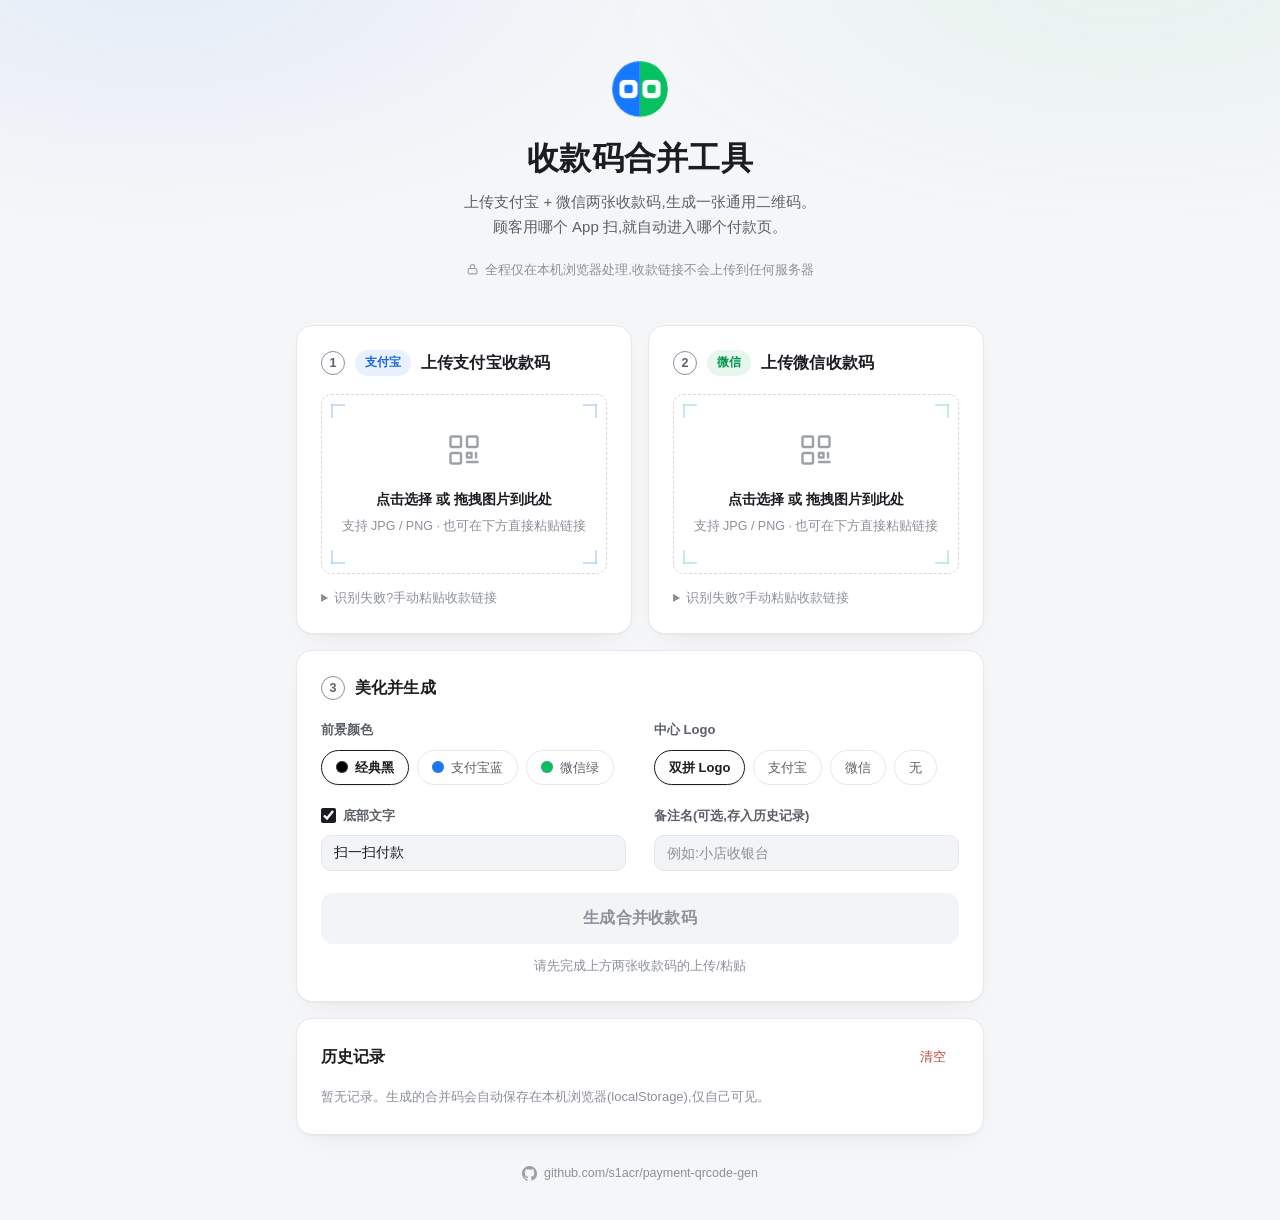
<file: index.html>
<!DOCTYPE html>
<html lang="zh-CN">
<head>
<meta charset="UTF-8">
<meta name="viewport" content="width=device-width, initial-scale=1, viewport-fit=cover">
<title>收款码合并工具 - 支付宝微信收款码合并成一个二维码,扫码自动跳转付款</title>
<meta name="description" content="将支付宝收款码和微信收款码在线合并成一张通用收款二维码:顾客用哪个 App 扫,就自动进入哪个付款页。纯浏览器本地处理,收款链接不上传任何服务器,免费免注册,支持美化并下载 PNG 打印。">
<meta name="robots" content="index,follow">
<meta name="theme-color" content="#f5f6f8" media="(prefers-color-scheme: light)">
<meta name="theme-color" content="#121317" media="(prefers-color-scheme: dark)">
<meta property="og:type" content="website">
<meta property="og:site_name" content="收款码合并工具">
<meta property="og:title" content="收款码合并工具 - 支付宝微信收款码合并成一个二维码">
<meta property="og:description" content="顾客用哪个 App 扫,就自动进入哪个付款页。纯浏览器本地处理,收款链接不上传。">
<meta property="og:locale" content="zh_CN">
<meta name="twitter:card" content="summary">
<meta name="twitter:title" content="收款码合并工具 - 支付宝微信收款码合并成一个二维码">
<meta name="twitter:description" content="顾客用哪个 App 扫,就自动进入哪个付款页。纯浏览器本地处理,收款链接不上传。">
<script type="application/ld+json">
{
  "@context": "https://schema.org",
  "@type": "WebApplication",
  "name": "收款码合并工具",
  "applicationCategory": "UtilitiesApplication",
  "operatingSystem": "Any",
  "codeRepository": "https://github.com/s1acr/payment-qrcode-gen",
  "description": "将支付宝收款码和微信收款码合并成一张通用收款二维码,扫码自动识别并跳转对应付款页,纯浏览器本地处理。",
  "offers": { "@type": "Offer", "price": "0", "priceCurrency": "CNY" },
  "featureList": [
    "支付宝与微信收款码合并为一个二维码",
    "扫码自动识别支付宝 / 微信并跳转对应付款页",
    "纯浏览器本地处理,收款链接不上传",
    "前景颜色、中心 Logo、底部文字美化",
    "本地历史记录,可随时重新生成下载"
  ]
}
</script>
<link rel="icon" href="data:image/svg+xml,%3Csvg xmlns='http://www.w3.org/2000/svg' viewBox='0 0 96 96'%3E%3Cpath d='M48 2a46 46 0 0 0 0 92z' fill='%231677ff'/%3E%3Cpath d='M48 2a46 46 0 0 1 0 92z' fill='%2307c160'/%3E%3Crect x='14' y='33' width='30' height='30' rx='8' fill='%23fff'/%3E%3Crect x='52' y='33' width='30' height='30' rx='8' fill='%23fff'/%3E%3Crect x='22' y='41' width='14' height='14' rx='4' fill='%231677ff'/%3E%3Crect x='60' y='41' width='14' height='14' rx='4' fill='%2307c160'/%3E%3C/svg%3E">
<link rel="stylesheet" href="css/style.css">
</head>
<body>

<div class="banner" id="file-banner" hidden>
  当前通过 <code>file://</code> 直接打开,合并码将无法扫码使用。请通过本地服务器访问(见 README:<code>npx http-server</code>)或部署后使用。
</div>

<header class="hero">
  <div class="hero-logo">
    <svg viewBox="0 0 96 96" width="58" height="58" aria-hidden="true">
      <path class="half-l" d="M48 2a46 46 0 0 0 0 92z" fill="#1677ff"/>
      <path class="half-r" d="M48 2a46 46 0 0 1 0 92z" fill="#07c160"/>
      <g class="eyes">
        <rect x="14" y="33" width="30" height="30" rx="8" fill="#fff"/>
        <rect x="52" y="33" width="30" height="30" rx="8" fill="#fff"/>
        <rect x="22" y="41" width="14" height="14" rx="4" fill="#1677ff"/>
        <rect x="60" y="41" width="14" height="14" rx="4" fill="#07c160"/>
      </g>
    </svg>
  </div>
  <h1>收款码合并工具</h1>
  <p class="subtitle">上传支付宝 + 微信两张收款码,生成一张通用二维码。<br>顾客用哪个 App 扫,就自动进入哪个付款页。</p>
  <div class="privacy-note"><svg viewBox="0 0 24 24" width="13" height="13" fill="none" stroke="currentColor" stroke-width="2" stroke-linecap="round" stroke-linejoin="round" aria-hidden="true"><rect x="4" y="10" width="16" height="10" rx="2"/><path d="M8 10V7a4 4 0 0 1 8 0v3"/></svg>全程仅在本机浏览器处理,收款链接不会上传到任何服务器</div>
</header>

<main class="container">

  <!-- 步骤 1&2:上传两张收款码 -->
  <section class="upload-grid">

    <div class="card upload-card accent-alipay" id="card-alipay">
      <div class="card-head">
        <span class="step">1</span>
        <span class="badge badge-alipay">支付宝</span>
        <h2>上传支付宝收款码</h2>
      </div>
      <div class="dropzone" id="drop-alipay">
        <input type="file" id="file-alipay" accept="image/*" hidden>
        <div class="dz-empty" id="empty-alipay">
          <svg viewBox="0 0 24 24" width="36" height="36" fill="none" stroke="currentColor" stroke-width="1.6" stroke-linecap="round" stroke-linejoin="round"><rect x="3" y="3" width="7" height="7" rx="1"/><rect x="14" y="3" width="7" height="7" rx="1"/><rect x="3" y="14" width="7" height="7" rx="1"/><path d="M14 14h3v3h-3zM20 14v3M14 20h7"/></svg>
          <p>点击选择 或 拖拽图片到此处</p>
          <span>支持 JPG / PNG · 也可在下方直接粘贴链接</span>
        </div>
        <div class="dz-loading" id="loading-alipay" hidden>
          <div class="spinner"></div>
          <p>正在识别二维码…</p>
        </div>
        <div class="dz-done" id="done-alipay" hidden>
          <img id="preview-alipay" alt="收款码预览">
          <div class="url-line">
            <span class="type-badge" id="type-alipay"></span>
            <code id="url-alipay" title=""></code>
          </div>
          <button type="button" class="btn btn-small" id="reset-alipay">重新选择</button>
        </div>
      </div>
      <details class="manual">
        <summary>识别失败?手动粘贴收款链接</summary>
        <div class="manual-row">
          <input type="text" id="manual-alipay" placeholder="https://qr.alipay.com/… 或 alipays://…" spellcheck="false">
          <button type="button" class="btn btn-small" id="manual-ok-alipay">确定</button>
        </div>
      </details>
    </div>

    <div class="card upload-card accent-wechat" id="card-wechat">
      <div class="card-head">
        <span class="step">2</span>
        <span class="badge badge-wechat">微信</span>
        <h2>上传微信收款码</h2>
      </div>
      <div class="dropzone" id="drop-wechat">
        <input type="file" id="file-wechat" accept="image/*" hidden>
        <div class="dz-empty" id="empty-wechat">
          <svg viewBox="0 0 24 24" width="36" height="36" fill="none" stroke="currentColor" stroke-width="1.6" stroke-linecap="round" stroke-linejoin="round"><rect x="3" y="3" width="7" height="7" rx="1"/><rect x="14" y="3" width="7" height="7" rx="1"/><rect x="3" y="14" width="7" height="7" rx="1"/><path d="M14 14h3v3h-3zM20 14v3M14 20h7"/></svg>
          <p>点击选择 或 拖拽图片到此处</p>
          <span>支持 JPG / PNG · 也可在下方直接粘贴链接</span>
        </div>
        <div class="dz-loading" id="loading-wechat" hidden>
          <div class="spinner"></div>
          <p>正在识别二维码…</p>
        </div>
        <div class="dz-done" id="done-wechat" hidden>
          <img id="preview-wechat" alt="收款码预览">
          <div class="url-line">
            <span class="type-badge" id="type-wechat"></span>
            <code id="url-wechat" title=""></code>
          </div>
          <button type="button" class="btn btn-small" id="reset-wechat">重新选择</button>
        </div>
      </div>
      <details class="manual">
        <summary>识别失败?手动粘贴收款链接</summary>
        <div class="manual-row">
          <input type="text" id="manual-wechat" placeholder="wxp://f2f… 或 https://wx.tenpay.com/…" spellcheck="false">
          <button type="button" class="btn btn-small" id="manual-ok-wechat">确定</button>
        </div>
      </details>
    </div>

  </section>

  <!-- 步骤 3:美化 + 生成 -->
  <section class="card options-card">
    <div class="card-head">
      <span class="step">3</span>
      <h2>美化并生成</h2>
    </div>

    <div class="opt-grid">
      <div class="opt-group">
        <label class="opt-label">前景颜色</label>
        <div class="radio-pills" id="opt-fg">
          <label class="pill"><input type="radio" name="fg" value="#000000" checked><span><i class="swatch" style="background:#000000"></i>经典黑</span></label>
          <label class="pill"><input type="radio" name="fg" value="#1677ff"><span><i class="swatch" style="background:#1677ff"></i>支付宝蓝</span></label>
          <label class="pill"><input type="radio" name="fg" value="#07c160"><span><i class="swatch" style="background:#07c160"></i>微信绿</span></label>
        </div>
      </div>

      <div class="opt-group">
        <label class="opt-label">中心 Logo</label>
        <div class="radio-pills" id="opt-logo">
          <label class="pill"><input type="radio" name="logo" value="combined" checked><span>双拼 Logo</span></label>
          <label class="pill"><input type="radio" name="logo" value="alipay"><span>支付宝</span></label>
          <label class="pill"><input type="radio" name="logo" value="wechat"><span>微信</span></label>
          <label class="pill"><input type="radio" name="logo" value="none"><span>无</span></label>
        </div>
      </div>

      <div class="opt-group">
        <label class="opt-label check-line">
          <input type="checkbox" id="opt-caption-on" checked> 底部文字
        </label>
        <input type="text" id="opt-caption-text" class="text-input" value="扫一扫付款" maxlength="20" placeholder="例如:扫一扫付款">
      </div>

      <div class="opt-group">
        <label class="opt-label" for="gen-name">备注名(可选,存入历史记录)</label>
        <input type="text" id="gen-name" class="text-input" maxlength="30" placeholder="例如:小店收银台">
      </div>
    </div>

    <button type="button" id="btn-generate" class="btn btn-primary btn-lg" disabled>生成合并收款码</button>
    <p class="hint" id="gen-hint">请先完成上方两张收款码的上传/粘贴</p>
  </section>

  <!-- 生成结果 -->
  <section class="card result-card" id="result-card" hidden>
    <h2 class="result-title"><svg class="title-check" viewBox="0 0 24 24" width="19" height="19" fill="none" stroke="currentColor" stroke-linecap="round" stroke-linejoin="round" aria-hidden="true"><circle cx="12" cy="12" r="9.5" stroke-width="1.6" opacity=".4"/><path d="M8 12.4l2.7 2.6L16 9.6" stroke-width="2.2"/></svg>生成成功</h2>
    <div class="result-body">
      <div class="result-qr">
        <img id="result-img" alt="合并收款码">
      </div>
      <div class="result-side">
        <p class="result-name" id="result-name"></p>
        <p class="result-tip">建议用支付宝、微信分别扫码实测一次</p>
        <button type="button" class="btn btn-primary" id="btn-download">下载 PNG</button>
        <button type="button" class="btn" id="btn-copy-url">复制扫码链接</button>
        <p class="warn" id="result-warn" hidden></p>
      </div>
    </div>
  </section>

  <!-- 历史记录 -->
  <section class="card history-card">
    <div class="history-head">
      <h2>历史记录</h2>
      <button type="button" class="btn btn-small btn-danger-ghost" id="btn-clear-history" hidden>清空</button>
    </div>
    <p class="empty-tip" id="history-empty">暂无记录。生成的合并码会自动保存在本机浏览器(localStorage),仅自己可见。</p>
    <ul class="history-list" id="history-list"></ul>
  </section>

</main>

<footer class="page-foot">
  <a href="https://github.com/s1acr/payment-qrcode-gen" target="_blank" rel="noopener noreferrer">
    <svg viewBox="0 0 16 16" width="15" height="15" fill="currentColor" aria-hidden="true"><path d="M8 0C3.58 0 0 3.58 0 8c0 3.54 2.29 6.53 5.47 7.59.4.07.55-.17.55-.38 0-.19-.01-.82-.01-1.49-2.01.37-2.53-.49-2.69-.94-.09-.23-.48-.94-.82-1.13-.28-.15-.68-.52-.01-.53.63-.01 1.08.58 1.23.82.72 1.21 1.87.87 2.33.66.07-.52.28-.87.51-1.07-1.78-.2-3.64-.89-3.64-3.95 0-.87.31-1.59.82-2.15-.08-.2-.36-1.02.08-2.12 0 0 .67-.21 2.2.82.64-.18 1.32-.27 2-.27s1.36.09 2 .27c1.53-1.04 2.2-.82 2.2-.82.44 1.1.16 1.92.08 2.12.51.56.82 1.27.82 2.15 0 3.07-1.87 3.75-3.65 3.95.29.25.54.73.54 1.48 0 1.07-.01 1.93-.01 2.2 0 .21.15.46.55.38A8.01 8.01 0 0 0 16 8c0-4.42-3.58-8-8-8z"/></svg>github.com/s1acr/payment-qrcode-gen
  </a>
</footer>

<div class="toast" id="toast" hidden></div>

<script src="js/vendor/jsQR.js"></script>
<script src="js/vendor/qrcode.min.js"></script>
<script src="js/decode.js"></script>
<script src="js/beautify.js"></script>
<script src="js/store.js"></script>
<script src="js/app.js"></script>
</body>
</html>
</file>
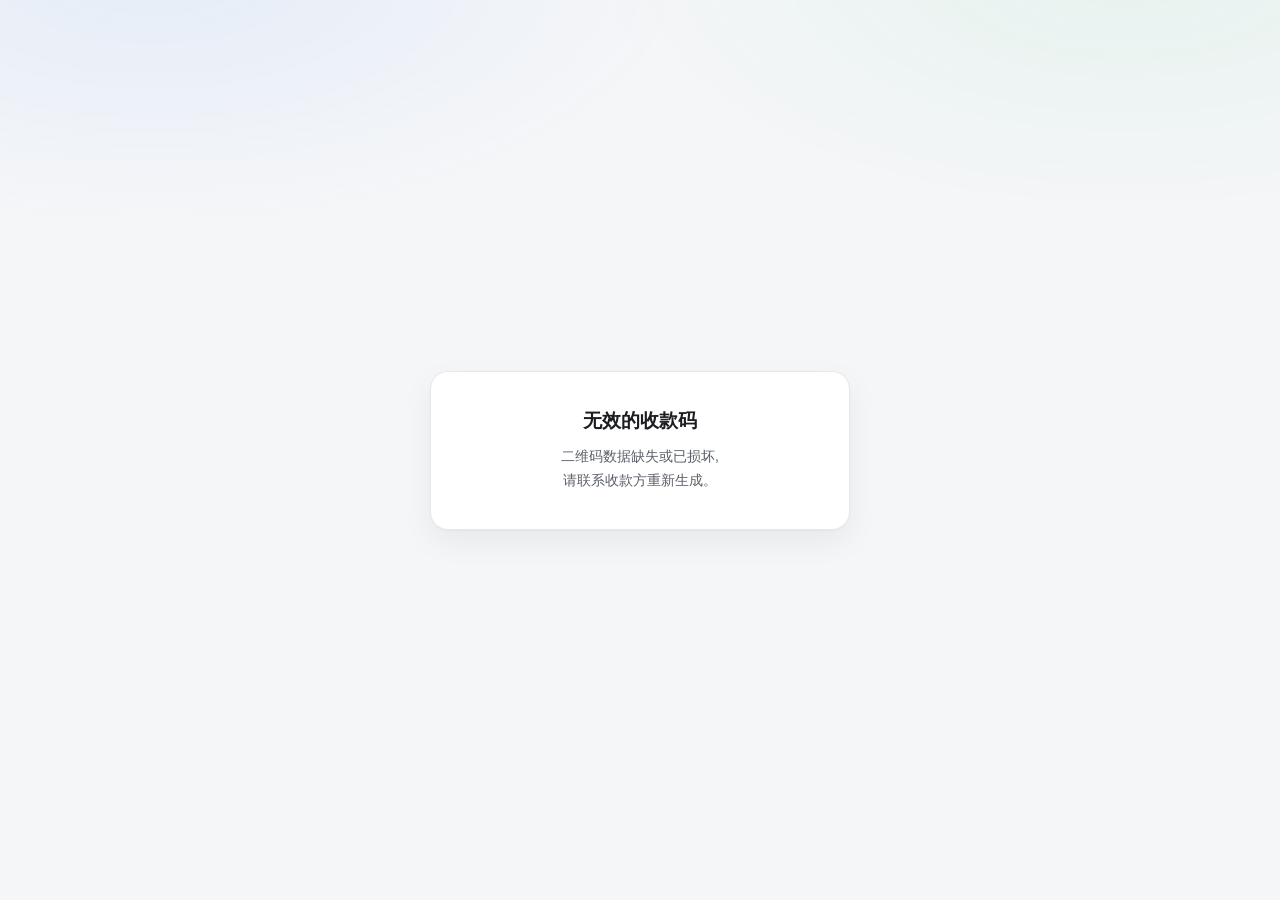
<file: pay.html>
<!DOCTYPE html>
<html lang="zh-CN">
<head>
<meta charset="UTF-8">
<meta name="viewport" content="width=device-width, initial-scale=1, viewport-fit=cover">
<meta name="robots" content="noindex,nofollow">
<title>收款</title>
<style>
*{margin:0;padding:0;box-sizing:border-box}
:root{
  --bg:#f5f6f8;--surface:#fff;--paper:#f3f4f6;
  --ink:#1c1d22;--ink-2:#5a5f68;--ink-3:#8b9099;
  --hairline:#e5e7eb;--hairline-strong:#d4d8de;
  --alipay:#1677ff;--wechat:#07c160;
  --warn-bg:#fbf3de;--warn-ink:#7a5f14
}
body{font-family:-apple-system,BlinkMacSystemFont,"Segoe UI","PingFang SC","Microsoft YaHei",sans-serif;background:var(--bg);color:var(--ink);min-height:100vh;display:flex;align-items:center;justify-content:center;padding:24px;-webkit-font-smoothing:antialiased}
body::before{content:"";position:fixed;inset:0;pointer-events:none;z-index:-1;background:radial-gradient(60% 42% at 12% -4%,rgba(22,119,255,.07),transparent 70%),radial-gradient(60% 42% at 88% -4%,rgba(7,193,96,.06),transparent 70%)}
.wrap{max-width:420px;width:100%;text-align:center}
.card{background:var(--surface);border:1px solid var(--hairline);border-radius:18px;padding:36px 26px;box-shadow:0 1px 2px rgba(28,29,34,.04),0 12px 32px rgba(16,24,40,.06)}
.spinner{width:40px;height:40px;border:3px solid var(--hairline);border-top-color:var(--ink);border-radius:50%;margin:0 auto 18px;animation:spin .8s linear infinite}
@keyframes spin{to{transform:rotate(360deg)}}
h1{font-size:19px;font-weight:650;margin-bottom:10px}
p{color:var(--ink-2);font-size:14px;line-height:1.75}
p strong{color:var(--ink);font-weight:600}
.qr-box{position:relative;margin:22px auto 0;padding:14px;background:#fff;border:1px solid var(--hairline);border-radius:14px;display:inline-block;line-height:0}
.qr-box::before{content:"";position:absolute;inset:7px;pointer-events:none;background:linear-gradient(rgba(28,29,34,.32),rgba(28,29,34,.32)) left top/12px 2px,linear-gradient(rgba(28,29,34,.32),rgba(28,29,34,.32)) left top/2px 12px,linear-gradient(rgba(28,29,34,.32),rgba(28,29,34,.32)) right top/12px 2px,linear-gradient(rgba(28,29,34,.32),rgba(28,29,34,.32)) right top/2px 12px,linear-gradient(rgba(28,29,34,.32),rgba(28,29,34,.32)) left bottom/12px 2px,linear-gradient(rgba(28,29,34,.32),rgba(28,29,34,.32)) left bottom/2px 12px,linear-gradient(rgba(28,29,34,.32),rgba(28,29,34,.32)) right bottom/12px 2px,linear-gradient(rgba(28,29,34,.32),rgba(28,29,34,.32)) right bottom/2px 12px;background-repeat:no-repeat}
.qr-box img,.qr-box canvas{display:block;width:240px;height:240px}
.tip{margin-top:18px;padding:11px 14px;background:var(--warn-bg);border-radius:10px;color:var(--warn-ink);font-size:13px;line-height:1.7;text-align:left}
.links{margin-top:24px;text-align:left}
.link-row{margin-bottom:16px}
.link-row .label{font-size:13px;color:var(--ink);margin-bottom:6px;display:flex;align-items:center;gap:7px;font-weight:600}
.dot{width:8px;height:8px;border-radius:50%;display:inline-block;flex:none}
.dot.a{background:var(--alipay)}.dot.w{background:var(--wechat)}
.link-row .val{font-family:ui-monospace,"SF Mono",Consolas,monospace;font-size:12px;word-break:break-all;background:var(--paper);border-radius:8px;padding:9px 11px;color:var(--ink-2);line-height:1.6}
.btn{display:inline-block;margin-top:9px;padding:8px 16px;font-size:13px;font-weight:500;border:1px solid var(--hairline-strong);background:var(--surface);border-radius:10px;color:var(--ink);cursor:pointer;font-family:inherit;transition:border-color .15s,background .15s,color .15s}
.btn:active{background:var(--paper)}
.ok{color:var(--wechat);border-color:transparent}
@media (prefers-reduced-motion: reduce){.spinner{animation-duration:2.4s}}
</style>
</head>
<body>
<div class="wrap" id="app">
  <div class="card">
    <div class="spinner"></div>
    <h1>正在加载…</h1>
    <p>正在识别扫码环境</p>
  </div>
</div>
<script src="js/vendor/qrcode.min.js"></script>
<script src="js/pay.js"></script>
</body>
</html>
</file>
<file: css/style.css>
/* ============================================================
   收款码合并工具 — 样式表
   设计:纸墨基调 + 扫码取景框母题 + 双通道环境光。
   支付宝蓝 / 微信绿仅作渠道语义色;层级靠字重、留白与发丝线;
   动效仅一处载入编排 + 响应用户操作的反馈。
   ============================================================ */

/* ============ 设计令牌 ============ */
:root {
  color-scheme: light dark;

  /* 渠道色 —— 页面唯一的高饱和色,只用于语义标记 */
  --alipay: #1677ff;
  --alipay-ink: #1668dc;
  --alipay-tint: #e9f1fe;
  --wechat: #07c160;
  --wechat-ink: #06964b;
  --wechat-tint: #e7f7ee;

  /* 纸与墨 */
  --bg: #f5f6f8;
  --surface: #ffffff;
  --paper: #f3f4f6; /* 输入框、代码块等凹陷区域 */
  --ink: #1c1d22;
  --ink-2: #5a5f68;
  --ink-3: #8b9099;
  --hairline: #e5e7eb;
  --hairline-strong: #d4d8de;

  /* 动作 */
  --primary-bg: #1c1d22;
  --primary-bg-hover: #34363d;
  --primary-ink: #ffffff;
  --focus: #1677ff;
  --focus-ring: rgba(22, 119, 255, .14);

  /* 状态 */
  --warn-bg: #fbf3de;
  --warn-ink: #7a5f14;
  --danger: #c2453d;
  --danger-tint: rgba(194, 69, 61, .08);

  /* 质感:环境光、取景框角标、阴影 */
  --wash-a: rgba(22, 119, 255, .07);
  --wash-w: rgba(7, 193, 96, .06);
  --tick-a: rgba(22, 119, 255, .42);
  --tick-w: rgba(7, 193, 96, .42);
  --tick-ink: rgba(28, 29, 34, .32);
  --inset-hi: rgba(255, 255, 255, .65);
  --radius-card: 16px;
  --radius-control: 10px;
  --shadow-card: 0 1px 2px rgba(28, 29, 34, .04), 0 10px 28px -14px rgba(28, 29, 34, .10);
  --shadow-lift: 0 8px 20px -8px rgba(28, 29, 34, .35);
  --shadow-pop: 0 8px 28px rgba(16, 24, 40, .18);
}

@media (prefers-color-scheme: dark) {
  :root {
    --alipay-ink: #7db4ff;
    --alipay-tint: #15283f;
    --wechat-ink: #5edc9d;
    --wechat-tint: #0f2c1e;

    --bg: #121317;
    --surface: #191b20;
    --paper: #202228;
    --ink: #e8e9ec;
    --ink-2: #a2a7b0;
    --ink-3: #7a808a;
    --hairline: #282b31;
    --hairline-strong: #3a3e46;

    --primary-bg: #e8e9ec;
    --primary-bg-hover: #ffffff;
    --primary-ink: #141519;
    --focus: #4c9aff;
    --focus-ring: rgba(76, 154, 255, .18);

    --warn-bg: #2e2611;
    --warn-ink: #e0c373;
    --danger: #ee7c74;
    --danger-tint: rgba(238, 124, 116, .1);

    --wash-a: rgba(22, 119, 255, .10);
    --wash-w: rgba(7, 193, 96, .08);
    --tick-a: rgba(22, 119, 255, .55);
    --tick-w: rgba(7, 193, 96, .55);
    --inset-hi: rgba(255, 255, 255, .04);
    --shadow-card: 0 1px 2px rgba(0, 0, 0, .3), 0 12px 32px -16px rgba(0, 0, 0, .5);
    --shadow-lift: 0 8px 20px -8px rgba(0, 0, 0, .6);
    --shadow-pop: 0 8px 28px rgba(0, 0, 0, .5);
  }
}

* { margin: 0; padding: 0; box-sizing: border-box; }

body {
  font-family: -apple-system, BlinkMacSystemFont, "Segoe UI", "PingFang SC", "Microsoft YaHei", sans-serif;
  background: var(--bg);
  color: var(--ink);
  line-height: 1.65;
  min-height: 100vh;
  -webkit-font-smoothing: antialiased;
}

/* 双通道环境光:左蓝右绿在页首汇合,呼应"两码合一" */
body::before {
  content: "";
  position: fixed;
  inset: 0;
  pointer-events: none;
  z-index: -1;
  background:
    radial-gradient(60% 42% at 12% -4%, var(--wash-a), transparent 70%),
    radial-gradient(60% 42% at 88% -4%, var(--wash-w), transparent 70%);
}

code { font-family: ui-monospace, "SF Mono", Consolas, monospace; }

::selection { background: rgba(22, 119, 255, .18); }

:focus-visible { outline: 2px solid var(--focus); outline-offset: 2px; }

@media (prefers-reduced-motion: reduce) {
  *, *::before, *::after {
    animation-duration: .01ms !important;
    animation-iteration-count: 1 !important;
    transition-duration: .01ms !important;
  }
  /* 加载指示属于必要反馈:保留旋转但放慢 */
  .spinner { animation: spin 2.4s linear infinite !important; }
}

/* ============ 顶部警示条 ============ */
.banner {
  background: var(--warn-bg);
  color: var(--warn-ink);
  border-bottom: 1px solid rgba(127, 127, 127, .25);
  padding: 10px 16px;
  font-size: 13px;
  line-height: 1.6;
  text-align: center;
}
.banner code {
  background: rgba(127, 127, 127, .14);
  padding: 1px 6px;
  border-radius: 5px;
  font-size: 12px;
}

/* ============ 页首 ============ */
.hero { text-align: center; padding: 60px 20px 40px; }
.hero-logo { display: flex; justify-content: center; margin-bottom: 20px; }
.hero-logo svg { width: 58px; height: 58px; display: block; }
.hero h1 {
  font-size: 32px;
  font-weight: 700;
  line-height: 1.25;
  letter-spacing: .01em;
}
.hero .subtitle { color: var(--ink-2); font-size: 15px; margin-top: 12px; }
.privacy-note {
  display: inline-flex;
  align-items: center;
  gap: 6px;
  margin-top: 20px;
  font-size: 12.5px;
  color: var(--ink-3);
}
.privacy-note svg { flex: none; opacity: .85; }

/* 唯一一处编排动效:logo 两半滑入合并,文字逐行浮起 */
@keyframes mark-l { from { transform: translateX(-12px); opacity: 0; } to { transform: none; opacity: 1; } }
@keyframes mark-r { from { transform: translateX(12px); opacity: 0; } to { transform: none; opacity: 1; } }
@keyframes rise { from { opacity: 0; transform: translateY(9px); } to { opacity: 1; transform: none; } }
.hero-logo .half-l { animation: mark-l .55s cubic-bezier(.2, .8, .3, 1) both; }
.hero-logo .half-r { animation: mark-r .55s cubic-bezier(.2, .8, .3, 1) both; }
.hero-logo .eyes { animation: rise .45s .22s cubic-bezier(.2, .8, .3, 1) both; }
.hero h1 { animation: rise .45s .1s cubic-bezier(.2, .8, .3, 1) both; }
.hero .subtitle { animation: rise .45s .17s cubic-bezier(.2, .8, .3, 1) both; }
.privacy-note { animation: rise .45s .24s cubic-bezier(.2, .8, .3, 1) both; }

/* ============ 布局 ============ */
.container {
  max-width: 720px;
  margin: 0 auto;
  padding: 0 16px 28px;
  display: flex;
  flex-direction: column;
  gap: 16px;
}

.card {
  background: var(--surface);
  border: 1px solid var(--hairline);
  border-radius: var(--radius-card);
  box-shadow: var(--shadow-card), inset 0 1px 0 var(--inset-hi);
  padding: 24px;
}

.card-head {
  display: flex;
  align-items: center;
  gap: 10px;
  margin-bottom: 18px;
  flex-wrap: wrap;
}
.card-head h2 { font-size: 16px; font-weight: 600; letter-spacing: .01em; }

/* 步骤圆:完成后填色,序列进度一眼可读 */
.step {
  width: 24px; height: 24px;
  border-radius: 50%;
  border: 1.5px solid var(--ink-3);
  color: var(--ink-2);
  font-size: 12.5px;
  font-weight: 600;
  display: inline-flex;
  align-items: center;
  justify-content: center;
  flex: none;
  transition: background .25s, border-color .25s, color .25s;
}
.upload-card.is-done .step,
.options-card.is-done .step {
  background: var(--ink);
  border-color: var(--ink);
  color: var(--surface);
}
.accent-alipay.is-done .step { background: var(--alipay); border-color: var(--alipay); color: #fff; }
.accent-wechat.is-done .step { background: var(--wechat); border-color: var(--wechat); color: #fff; }

.badge {
  font-size: 12px;
  font-weight: 600;
  padding: 3px 10px;
  border-radius: 999px;
}
.badge-alipay { background: var(--alipay-tint); color: var(--alipay-ink); }
.badge-wechat { background: var(--wechat-tint); color: var(--wechat-ink); }

/* ============ 上传卡片 ============ */
.upload-grid {
  display: grid;
  grid-template-columns: 1fr 1fr;
  gap: 16px;
}
@media (max-width: 720px) {
  .upload-grid { grid-template-columns: 1fr; }
}

/* 取景框母题:扫码器四角括号,拖拽/悬停时点亮 */
.accent-alipay .dropzone { --tick: var(--tick-a); }
.accent-wechat .dropzone { --tick: var(--tick-w); }

.dropzone {
  position: relative;
  border: 1.5px dashed var(--hairline-strong);
  border-radius: var(--radius-control);
  background: var(--surface);
  min-height: 180px;
  display: flex;
  align-items: center;
  justify-content: center;
  cursor: pointer;
  transition: border-color .15s, background .15s;
}
.dropzone::before {
  content: "";
  position: absolute;
  inset: 9px;
  pointer-events: none;
  opacity: .55;
  transition: opacity .15s;
  background:
    linear-gradient(var(--tick), var(--tick)) left top / 14px 2px,
    linear-gradient(var(--tick), var(--tick)) left top / 2px 14px,
    linear-gradient(var(--tick), var(--tick)) right top / 14px 2px,
    linear-gradient(var(--tick), var(--tick)) right top / 2px 14px,
    linear-gradient(var(--tick), var(--tick)) left bottom / 14px 2px,
    linear-gradient(var(--tick), var(--tick)) left bottom / 2px 14px,
    linear-gradient(var(--tick), var(--tick)) right bottom / 14px 2px,
    linear-gradient(var(--tick), var(--tick)) right bottom / 2px 14px;
  background-repeat: no-repeat;
}
.dropzone:hover { border-color: var(--ink-3); }
.dropzone:hover::before,
.dropzone.dragover::before { opacity: 1; }
.accent-alipay .dropzone.dragover { border-color: var(--alipay); background: var(--alipay-tint); }
.accent-wechat .dropzone.dragover { border-color: var(--wechat); background: var(--wechat-tint); }

.dz-empty {
  text-align: center;
  padding: 24px 16px;
  pointer-events: none;
}
.dz-empty svg { color: var(--ink-3); margin-bottom: 12px; opacity: .85; }
.dz-empty p { font-size: 14px; font-weight: 600; color: var(--ink); }
.dz-empty span { font-size: 12.5px; color: var(--ink-3); display: block; margin-top: 5px; }

.dz-loading { text-align: center; pointer-events: none; }
.dz-loading p { font-size: 13px; color: var(--ink-2); margin-top: 10px; }

.spinner {
  width: 34px; height: 34px;
  border: 3px solid var(--hairline);
  border-top-color: var(--alipay);
  border-radius: 50%;
  margin: 0 auto;
  animation: spin .8s linear infinite;
}
.accent-wechat .spinner { border-top-color: var(--wechat); }
@keyframes spin { to { transform: rotate(360deg); } }

.dz-done {
  text-align: center;
  padding: 18px 16px;
  width: 100%;
}
.dz-done img {
  max-width: 124px;
  max-height: 124px;
  border-radius: 10px;
  border: 1px solid var(--hairline);
  background: #fff;
}
.url-line { margin: 12px 0; text-align: left; }
.url-line code {
  display: block;
  font-size: 11.5px;
  line-height: 1.6;
  color: var(--ink-2);
  background: var(--paper);
  border: 1px solid var(--hairline);
  border-radius: 8px;
  padding: 7px 10px;
  margin-top: 8px;
  word-break: break-all;
  max-height: 68px;
  overflow: hidden;
}
.type-badge {
  font-size: 12px;
  font-weight: 600;
  padding: 2px 9px;
  border-radius: 999px;
}
.type-badge.ok { background: var(--wechat-tint); color: var(--wechat-ink); }
.type-badge.warn { background: var(--warn-bg); color: var(--warn-ink); }

.manual { margin-top: 14px; }
.manual summary {
  font-size: 12.5px;
  color: var(--ink-3);
  cursor: pointer;
  user-select: none;
  transition: color .15s;
}
.manual summary:hover,
.manual[open] summary { color: var(--ink-2); }
.manual-row { display: flex; gap: 8px; margin-top: 10px; }
.manual-row input {
  flex: 1;
  min-width: 0;
  border: 1px solid var(--hairline);
  border-radius: 8px;
  padding: 8px 11px;
  font-size: 12.5px;
  font-family: inherit;
  background: var(--paper);
  color: var(--ink);
  transition: border-color .15s, box-shadow .15s;
}
.manual-row input::placeholder { color: var(--ink-3); }
.manual-row input:focus {
  outline: none;
  border-color: var(--focus);
  box-shadow: 0 0 0 3px var(--focus-ring);
}
.manual-row .btn { padding: 8px 14px; font-size: 12.5px; }

/* ============ 选项区 ============ */
.opt-grid {
  display: grid;
  grid-template-columns: 1fr 1fr;
  gap: 20px 28px;
  margin-bottom: 22px;
}
@media (max-width: 720px) {
  .opt-grid { grid-template-columns: 1fr; }
}
.opt-label {
  display: block;
  font-size: 13px;
  font-weight: 600;
  color: var(--ink-2);
  margin-bottom: 9px;
}
.check-line { display: flex; align-items: center; gap: 7px; cursor: pointer; }
.check-line input { accent-color: var(--ink); width: 15px; height: 15px; }

.radio-pills { display: flex; flex-wrap: wrap; gap: 8px; }
.pill input { position: absolute; opacity: 0; pointer-events: none; }
.pill span {
  display: inline-flex;
  align-items: center;
  gap: 7px;
  border: 1px solid var(--hairline);
  background: var(--surface);
  border-radius: 999px;
  padding: 6px 14px;
  font-size: 13px;
  color: var(--ink-2);
  cursor: pointer;
  transition: border-color .15s, color .15s, background .15s, box-shadow .15s;
  user-select: none;
}
.pill span:hover { border-color: var(--hairline-strong); color: var(--ink); }
.pill input:checked + span {
  border-color: var(--ink);
  background: var(--surface);
  color: var(--ink);
  font-weight: 600;
  box-shadow: 0 1px 2px rgba(28, 29, 34, .08);
}
.pill input:focus-visible + span { outline: 2px solid var(--focus); outline-offset: 2px; }
.swatch {
  width: 12px; height: 12px;
  border-radius: 50%;
  display: inline-block;
  box-shadow: inset 0 0 0 1px rgba(127, 127, 127, .45);
}

.text-input {
  width: 100%;
  border: 1px solid var(--hairline);
  border-radius: var(--radius-control);
  padding: 9px 12px;
  font-size: 14px;
  background: var(--paper);
  color: var(--ink);
  font-family: inherit;
  transition: border-color .15s, box-shadow .15s;
}
.text-input::placeholder { color: var(--ink-3); }
.text-input:focus {
  outline: none;
  border-color: var(--focus);
  box-shadow: 0 0 0 3px var(--focus-ring);
}
.text-input:disabled { opacity: .5; cursor: not-allowed; }

/* ============ 按钮 ============ */
.btn {
  display: inline-block;
  border: 1px solid var(--hairline-strong);
  background: var(--surface);
  color: var(--ink);
  border-radius: var(--radius-control);
  padding: 9px 18px;
  font-size: 14px;
  font-weight: 500;
  font-family: inherit;
  cursor: pointer;
  transition: border-color .15s, background .15s, color .15s, transform .15s, box-shadow .15s;
}
.btn:hover { border-color: var(--ink-3); background: var(--paper); }
.btn:active { transform: scale(.985); }
.btn:disabled { opacity: .38; cursor: not-allowed; transform: none; }

.btn-primary {
  background: var(--primary-bg);
  border-color: transparent;
  color: var(--primary-ink);
  font-weight: 600;
}
.btn-primary:hover:not(:disabled) {
  background: var(--primary-bg-hover);
  border-color: transparent;
  transform: translateY(-1px);
  box-shadow: var(--shadow-lift);
}
.btn-primary:active:not(:disabled) { transform: none; box-shadow: none; }
.btn-primary:disabled {
  opacity: 1;
  background: var(--paper);
  color: var(--ink-3);
}

.btn-lg {
  width: 100%;
  padding: 14px;
  font-size: 15.5px;
  border-radius: 12px;
  letter-spacing: .02em;
}
.btn-small { padding: 5px 12px; font-size: 12.5px; border-radius: 8px; }
.btn-small:hover { border-color: var(--hairline-strong); background: var(--paper); }

.btn-danger-ghost {
  color: var(--danger);
  border-color: transparent;
  background: transparent;
}
.btn-danger-ghost:hover {
  border-color: transparent;
  background: var(--danger-tint);
  color: var(--danger);
}

.hint { text-align: center; font-size: 12.5px; color: var(--ink-3); margin-top: 12px; }

/* ============ 结果区:双通道微光底 + 打印框 ============ */
@keyframes result-in {
  from { opacity: 0; transform: translateY(8px); }
  to { opacity: 1; transform: none; }
}
.result-card {
  background:
    radial-gradient(120% 70% at 50% 0%, var(--wash-a), transparent 62%),
    radial-gradient(120% 70% at 50% 100%, var(--wash-w), transparent 62%),
    var(--surface);
}
.result-card:not([hidden]) { animation: result-in .35s cubic-bezier(.2, .8, .3, 1); }

.result-title {
  display: flex;
  align-items: center;
  justify-content: center;
  gap: 8px;
  font-size: 17px;
  font-weight: 700;
  margin-bottom: 20px;
}
.title-check { color: var(--wechat-ink); flex: none; }

.result-body {
  display: flex;
  gap: 28px;
  align-items: flex-start;
  justify-content: center;
  flex-wrap: wrap;
}
.result-qr {
  position: relative;
  background: #fff;
  border: 1px solid var(--hairline);
  border-radius: var(--radius-card);
  padding: 16px;
  line-height: 0;
}
/* 成品同样套取景框,与上传区母题呼应 */
.result-qr::before {
  content: "";
  position: absolute;
  inset: 8px;
  pointer-events: none;
  opacity: .8;
  background:
    linear-gradient(var(--tick-ink), var(--tick-ink)) left top / 14px 2px,
    linear-gradient(var(--tick-ink), var(--tick-ink)) left top / 2px 14px,
    linear-gradient(var(--tick-ink), var(--tick-ink)) right top / 14px 2px,
    linear-gradient(var(--tick-ink), var(--tick-ink)) right top / 2px 14px,
    linear-gradient(var(--tick-ink), var(--tick-ink)) left bottom / 14px 2px,
    linear-gradient(var(--tick-ink), var(--tick-ink)) left bottom / 2px 14px,
    linear-gradient(var(--tick-ink), var(--tick-ink)) right bottom / 14px 2px,
    linear-gradient(var(--tick-ink), var(--tick-ink)) right bottom / 2px 14px;
  background-repeat: no-repeat;
}
.result-qr img { max-width: 264px; width: 100%; height: auto; }
.result-side {
  display: flex;
  flex-direction: column;
  gap: 12px;
  min-width: 220px;
  max-width: 300px;
}
.result-side .btn { text-align: center; }
.result-name { font-weight: 600; font-size: 14.5px; }
.result-tip { font-size: 12.5px; color: var(--ink-3); }
.warn {
  font-size: 12.5px;
  line-height: 1.7;
  color: var(--warn-ink);
  background: var(--warn-bg);
  border-radius: 10px;
  padding: 10px 12px;
}

/* ============ 历史记录 ============ */
.history-head {
  display: flex;
  align-items: center;
  justify-content: space-between;
  margin-bottom: 14px;
}
.history-head h2 { font-size: 16px; font-weight: 600; }
.empty-tip { font-size: 13px; color: var(--ink-3); line-height: 1.7; }

.history-list { list-style: none; margin-top: 2px; }
.hist-item {
  display: flex;
  align-items: center;
  justify-content: space-between;
  gap: 10px 16px;
  padding: 15px 2px;
  border-bottom: 1px solid var(--hairline);
  flex-wrap: wrap;
}
.hist-item:last-child { border-bottom: none; padding-bottom: 2px; }
.hist-main { flex: 1; min-width: 200px; }
.hist-name { font-weight: 600; font-size: 14px; }
.hist-meta {
  font-size: 12.5px;
  color: var(--ink-3);
  margin-top: 4px;
  display: flex;
  align-items: center;
  gap: 7px;
}
.hist-warn { font-size: 12px; color: var(--warn-ink); margin-top: 5px; line-height: 1.6; }
.dot { width: 8px; height: 8px; border-radius: 50%; display: inline-block; }
.dot.a { background: var(--alipay); }
.dot.w { background: var(--wechat); }
.hist-actions { display: flex; gap: 8px; flex-wrap: wrap; }

/* ============ 项目链接 ============ */
.page-foot {
  display: flex;
  justify-content: center;
  padding: 0 20px 36px;
}
.page-foot a {
  display: inline-flex;
  align-items: center;
  gap: 7px;
  color: var(--ink-3);
  font-size: 12.5px;
  text-decoration: none;
  transition: color .15s;
}
.page-foot a:hover {
  color: var(--ink-2);
  text-decoration: underline;
  text-underline-offset: 3px;
}
.page-foot svg { flex: none; opacity: .85; }

/* ============ Toast ============ */
.toast {
  position: fixed;
  left: 50%;
  bottom: 32px;
  transform: translateX(-50%);
  background: rgba(24, 26, 31, .92);
  color: #fff;
  font-size: 13.5px;
  padding: 10px 20px;
  border-radius: 999px;
  max-width: min(90vw, 480px);
  text-align: center;
  z-index: 99;
  box-shadow: var(--shadow-pop);
  backdrop-filter: blur(10px);
  -webkit-backdrop-filter: blur(10px);
  animation: toast-in .22s cubic-bezier(.2, .8, .3, 1);
}
@keyframes toast-in {
  from { opacity: 0; transform: translate(-50%, 10px); }
  to { opacity: 1; transform: translate(-50%, 0); }
}
@media (prefers-color-scheme: dark) {
  .toast { background: rgba(232, 233, 236, .94); color: #14151a; }
}

/* ============ 小屏微调 ============ */
@media (max-width: 480px) {
  .hero { padding: 44px 16px 30px; }
  .hero h1 { font-size: 26px; }
  .card { padding: 20px 18px; }
  .result-body { gap: 20px; }
  .result-side { max-width: none; width: 100%; }
}
</file>
